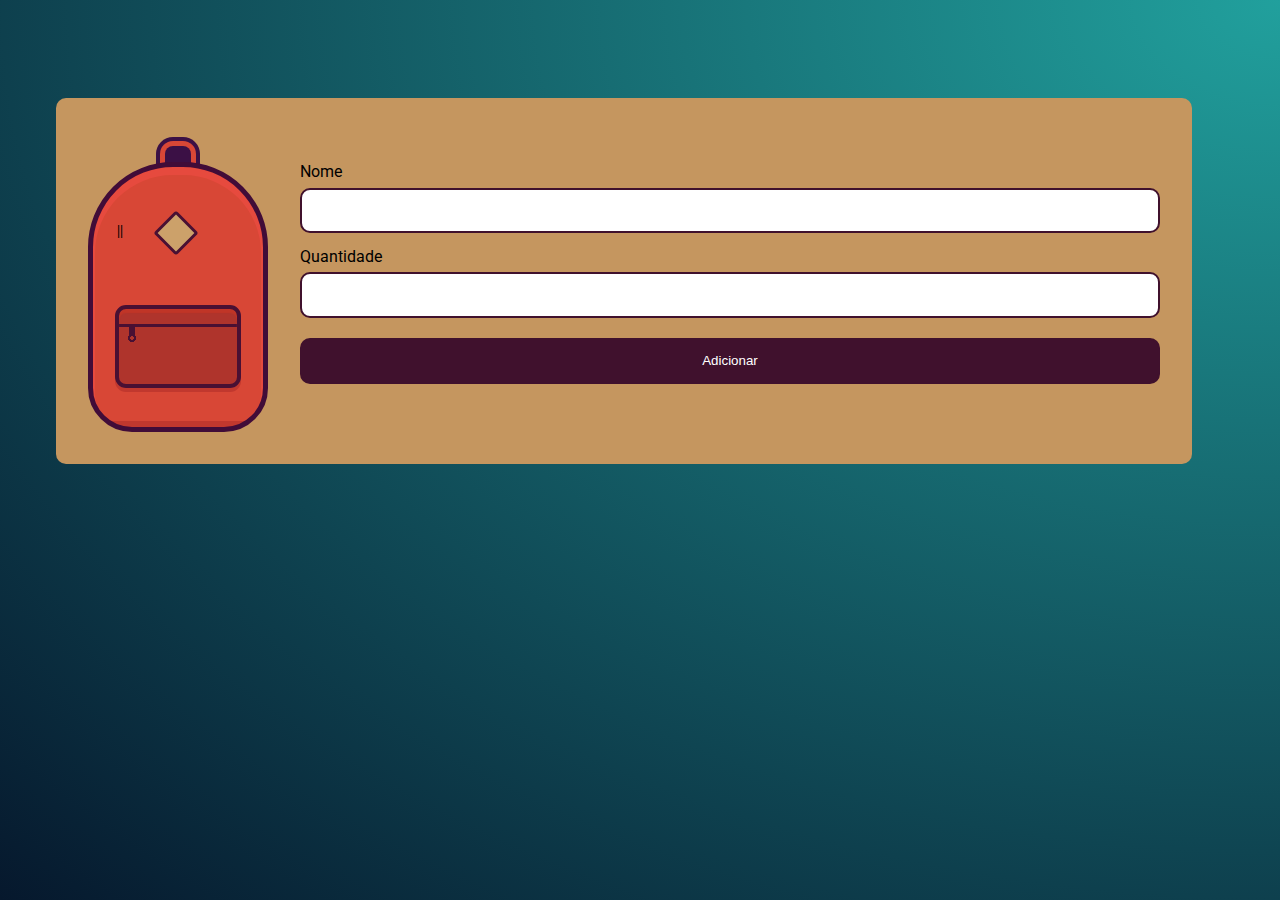
<file: index.html>
<!DOCTYPE html>
<html lang="en">
<head>
    <meta charset="UTF-8">
    <meta http-equiv="X-UA-Compatible" content="IE=edge">
    <meta name="viewport" content="width=device-width, initial-scale=1.0">
    <title>Mochila de viagem</title>
    <link rel="stylesheet" href="css/style.css">

    <link rel="preconnect" href="https://fonts.googleapis.com">
    <link rel="preconnect" href="https://fonts.gstatic.com" crossorigin>
    <link href="https://fonts.googleapis.com/css2?family=Roboto&display=swap" rel="stylesheet"> 
    <script src="/js/main.js" defer></script>
</head>

<body>
    <main class="conteudo">
        <div class="principal">
            <div class="mochila"></div>
            <form action="" class="adicionar" id="novoItem">
                <label for="item">Nome</label>
                <input type="text" name="nome" id="nome">
                <label for="item">Quantidade</label>
                <input type="number" name="quantidade" id="quantidade">
                <input type="submit" value="Adicionar" class="cadastrar">
            </form>
        </div>
        
        <ul class="lista" id="lista">
            <!-- <li class="item"><strong>7</strong>Camisas</li>
            <li class="item"><strong>1</strong>Calça</li>
            <li class="item"><strong>3</strong>Casaco</li>
            <li class="item"><strong>3</strong>Meia</li>
            <li class="item"><strong>10</strong>Cuecas</li>
            <li class="item"><strong>2</strong>Tênis</li>
            <li class="item"><strong>1</strong>Celular</li>
            <li class="item"><strong>1</strong>Carregador</li>
            <li class="item"><strong>1</strong>Adaptador de tomada</li> -->
        </ul>
    </main>
</body>
</html>
</file>
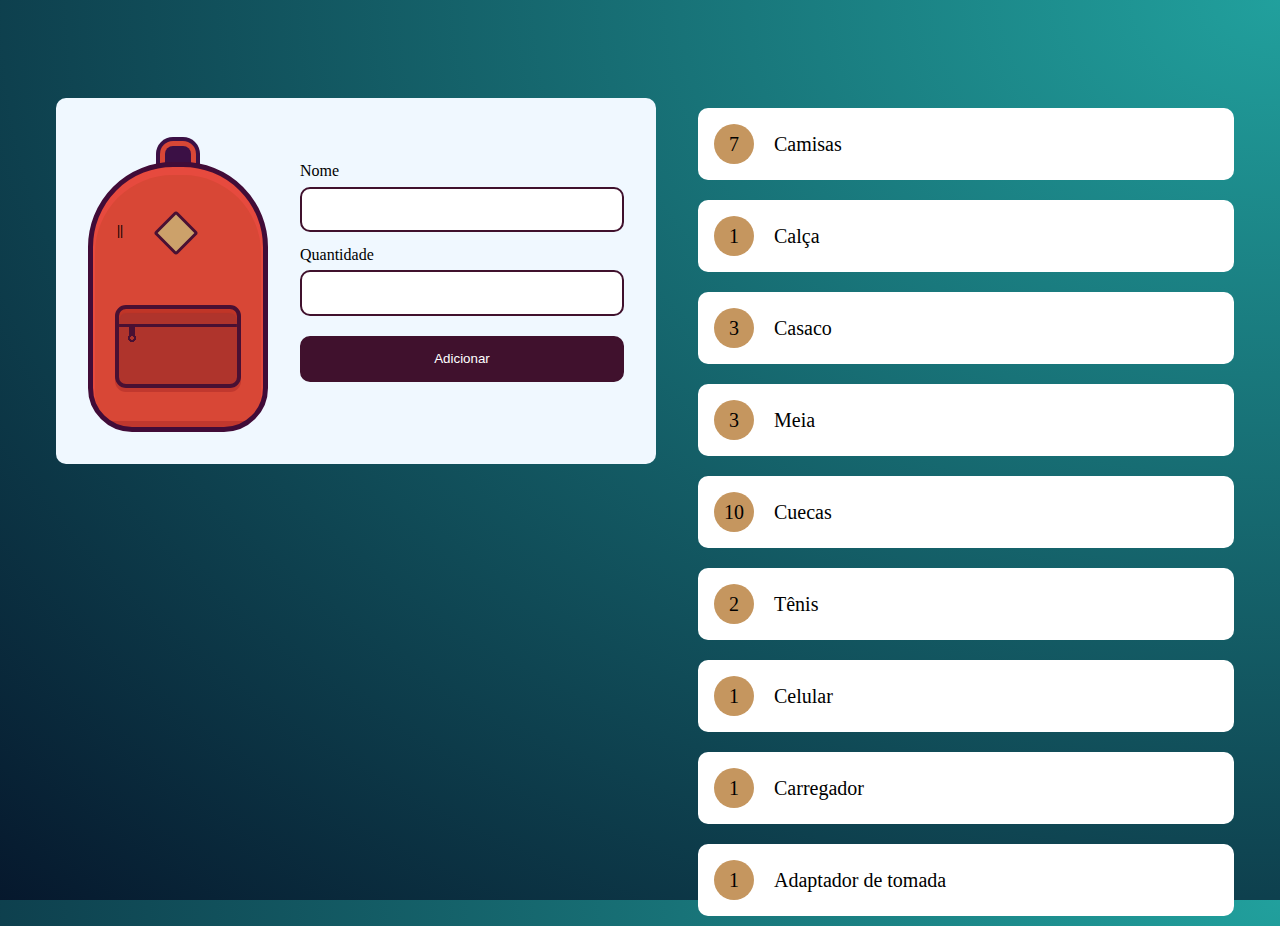
<file: teste.html>
<!DOCTYPE html>
<html lang="en">
<head>
    <meta charset="UTF-8">
    <meta http-equiv="X-UA-Compatible" content="IE=edge">
    <meta name="viewport" content="width=device-width, initial-scale=1.0">
    <title>Teste</title>
    <link rel="stylesheet" href="/css/teste.css">
</head>
<body>

    <main class="conteudo">

        <section class="principal">
            <div class="mochila"></div>
            <form action="" class="adicionar">
                <label for="item">Nome</label>
                <input type="text" name="nome" id="nome">
                <label for="item">Quantidade</label>
                <input type="text" name="quantidade" id="quantidade">
                <input type="submit" value="Adicionar" class="cadastrar">
            </form>

        </section>

        <ul class="lista">
            <li class="item"><strong>7</strong>Camisas</li>
            <li class="item"><strong>1</strong>Calça</li>
            <li class="item"><strong>3</strong>Casaco</li>
            <li class="item"><strong>3</strong>Meia</li>
            <li class="item"><strong>10</strong>Cuecas</li>
            <li class="item"><strong>2</strong>Tênis</li>
            <li class="item"><strong>1</strong>Celular</li>
            <li class="item"><strong>1</strong>Carregador</li>
            <li class="item"><strong>1</strong>Adaptador de tomada</li>
        </ul>


    </main>
    
</body>
</html>
</file>
<file: css/style.css>
html {
    background: radial-gradient(farthest-corner at right top,#21A09D, #06182D);
    height: 100%;
    font-family: 'Roboto', cursive;
}

.conteudo {
    padding: 10vh 3em 0;
    display: flex;
    align-items: flex-start;
    gap: 2em;
}

.principal {
    flex-grow: 1;
    flex-basis: auto;
    min-width: 600px;
    padding: 4em 2em 2em;
    box-sizing: border-box;
    display: flex;
    background: #C5965F;
    border-radius: 10px;
    gap: 2em;
}
  
.mochila {
    min-width: 170px;
    max-width: 170px;
    height: 180px;
    padding-top: 80px;
    background-color: #d84736;
    box-shadow: inset 0 6px 0 2px #e64a3e, 0 -93px 0 -77px #3b1045, 0 -93px 0 -72px #d84736, 0 -93px 0 -68px #3b1045;
    background-image: linear-gradient(to right, transparent 5px, transparent 20px, transparent 1px, transparent 25px, transparent 5px, transparent 20px, transparent 20px, transparent 86px, #c1382e 45px, #c1382e 230px, transparent 25px, transparent 172px );
    background-position: center 254px;
    background-size: 305px 6px;
    background-repeat: repeat-x; 
    border: 5px solid #410c38;
    border-radius: 85px 85px 44px 44px;
    display: inline-block;
    vertical-align: top;
    flex-basis: auto;
    flex-grow: 1;
}
  
.mochila:before, .mochila:after {
    display: block;
    content: '';
    position: absolute;
  }
  
.mochila:before {
    height: 75px;
    width: 118px;
    background-image: radial-gradient(circle closest-corner at 13px 29px , #af342c, #af342c 2px, transparent 2px, transparent), radial-gradient(circle closest-corner at 13px 29px , #491033, #491033 4px, transparent 4px, transparent), linear-gradient(to bottom, transparent 10px, transparent 15px, #491033 5px, #491033 18px, transparent 18px, transparent 100px), linear-gradient(to right, #af342c 10px, #af342c 10px, transparent 10px, transparent 16px, #af342c 9px, #af342c 50px), linear-gradient(to bottom, #af342c 8px, #af342c 16px, #491033 8px, #491033 30px, #af342c 20px, #af342c 72px, #af342c 10px, #af342c 57px, #af342c 5%);
    margin-left: 22px;
    margin-top: 58px;
    border: 4px solid #491033;
    border-radius: 11px;
    box-shadow: 0 4px 0 0 #c1382e, inset 0px 4px 1px 0 #c03527;
    content: '||';
    color: transparent;
    font-family: Comic Sans MS;
    font-weight: bold;
    z-index: 1;
    text-shadow: rgb(0, 0, 0) -2px -86px 0px;
    font-size: 14px;
}
  
.mochila:after {
    margin-left: 67px;
    margin-top: -30px;
    background: #cca16a;
    width:26px;
    height:26px;
    border: 3px solid #491033;
    border-radius: 3px;
    transform: rotate(45deg);
}

.adicionar {
    width: 100%;
}

.adicionar input {
    width: 100%;
    box-sizing: border-box;
    margin: 0.5em 0 1em;
    padding: 1em 0.5em;
    border-radius: 10px;
    border: 2px solid #40112D;
}

.adicionar label {
    display: block;
}

.cadastrar {
    background-color: #40112D;
    color: #FFFFFF;
    cursor: pointer;
}

.lista {
    margin: 0;
    padding: 0;
}

.item {
    list-style: none;
    padding: 0.6em 2em;
    background: #FFFFFF;
    border-radius: 10px;
    margin: 0 0 1em;
    width: 100%;
    box-sizing: border-box;
    display: inline-flex;
    align-items: center;
    gap: 1em;
    font-size: 20px;
    justify-content: space-between;
}

.item strong {
    border-radius: 50%;
    display: flex;
    align-items: center;
    justify-content: center;
    width: 40px;
    height: 40px;
    Background: #C5965F;
    font-weight: 400;
}

button{
    border-radius: 50%;
    width: 30px;
    height: 30px;
    border: 2px solid black;
}
</file>
<file: css/teste.css>
html {
    background: radial-gradient(farthest-corner at right top,#21A09D, #06182D);
    height: 100%;
    font-family: 'Roboto', cursive;
}

.conteudo{
    padding: 10vh 3em 0;
    display: flex;
    align-items: flex-start;
    gap: 2em;
}

.principal{
    flex-grow: 1;
    flex-basis: auto;
    background: aliceblue;
    display: flex;
    box-sizing: border-box;
    min-width: 600px;
    border-radius: 10px;
    padding: 4em 2em 2em;
    gap: 2em;
}

.mochila {
    min-width: 170px;
    max-width: 170px;
    height: 180px;
    padding-top: 80px;
    background-color: #d84736;
    box-shadow: inset 0 6px 0 2px #e64a3e, 0 -93px 0 -77px #3b1045, 0 -93px 0 -72px #d84736, 0 -93px 0 -68px #3b1045;
    background-image: linear-gradient(to right, transparent 5px, transparent 20px, transparent 1px, transparent 25px, transparent 5px, transparent 20px, transparent 20px, transparent 86px, #c1382e 45px, #c1382e 230px, transparent 25px, transparent 172px );
    background-position: center 254px;
    background-size: 305px 6px;
    background-repeat: repeat-x; 
    border: 5px solid #410c38;
    border-radius: 85px 85px 44px 44px;
    display: inline-block;
    vertical-align: top;
    flex-basis: auto;
    flex-grow: 1;
}
  
.mochila:before, .mochila:after {
    display: block;
    content: '';
    position: absolute;
  }
  
.mochila:before {
    height: 75px;
    width: 118px;
    background-image: radial-gradient(circle closest-corner at 13px 29px , #af342c, #af342c 2px, transparent 2px, transparent), radial-gradient(circle closest-corner at 13px 29px , #491033, #491033 4px, transparent 4px, transparent), linear-gradient(to bottom, transparent 10px, transparent 15px, #491033 5px, #491033 18px, transparent 18px, transparent 100px), linear-gradient(to right, #af342c 10px, #af342c 10px, transparent 10px, transparent 16px, #af342c 9px, #af342c 50px), linear-gradient(to bottom, #af342c 8px, #af342c 16px, #491033 8px, #491033 30px, #af342c 20px, #af342c 72px, #af342c 10px, #af342c 57px, #af342c 5%);
    margin-left: 22px;
    margin-top: 58px;
    border: 4px solid #491033;
    border-radius: 11px;
    box-shadow: 0 4px 0 0 #c1382e, inset 0px 4px 1px 0 #c03527;
    content: '||';
    color: transparent;
    font-family: Comic Sans MS;
    font-weight: bold;
    z-index: 1;
    text-shadow: rgb(0, 0, 0) -2px -86px 0px;
    font-size: 14px;
}
  
.mochila:after {
    margin-left: 67px;
    margin-top: -30px;
    background: #cca16a;
    width:26px;
    height:26px;
    border: 3px solid #491033;
    border-radius: 3px;
    transform: rotate(45deg);
}

.adicionar{
    width: 100%;
}

.cadastrar {
    background-color: #40112D;
    color: #FFFFFF;
    cursor: pointer;
}

.adicionar input{
    width: 100%;
    box-sizing: border-box;
    padding: 1em 0.5em;
    margin: 0.5em 0 1em;
    border-radius: 10px;
    border: 2px solid #40112D;
}


.adicionar label {
    display: block;
}

.lista{
    margin: 0;
    padding: 0;
}

.item{
    list-style: none;
    background: #FFFFFF;
    padding: 0.8em;
    margin: 0.5em;
    border-radius: 10px;
    box-sizing: border-box;
    width: 100%;
    display: inline-flex;
    gap: 1em;
    font-size: 20px;
    align-items: center;
}

.item strong{
    Background: #C5965F;
    border-radius: 50%;
    width: 40px;
    height: 40px;
    display: flex;
    justify-content: center;
    align-items: center;
    font-weight: 400;
}
</file>
